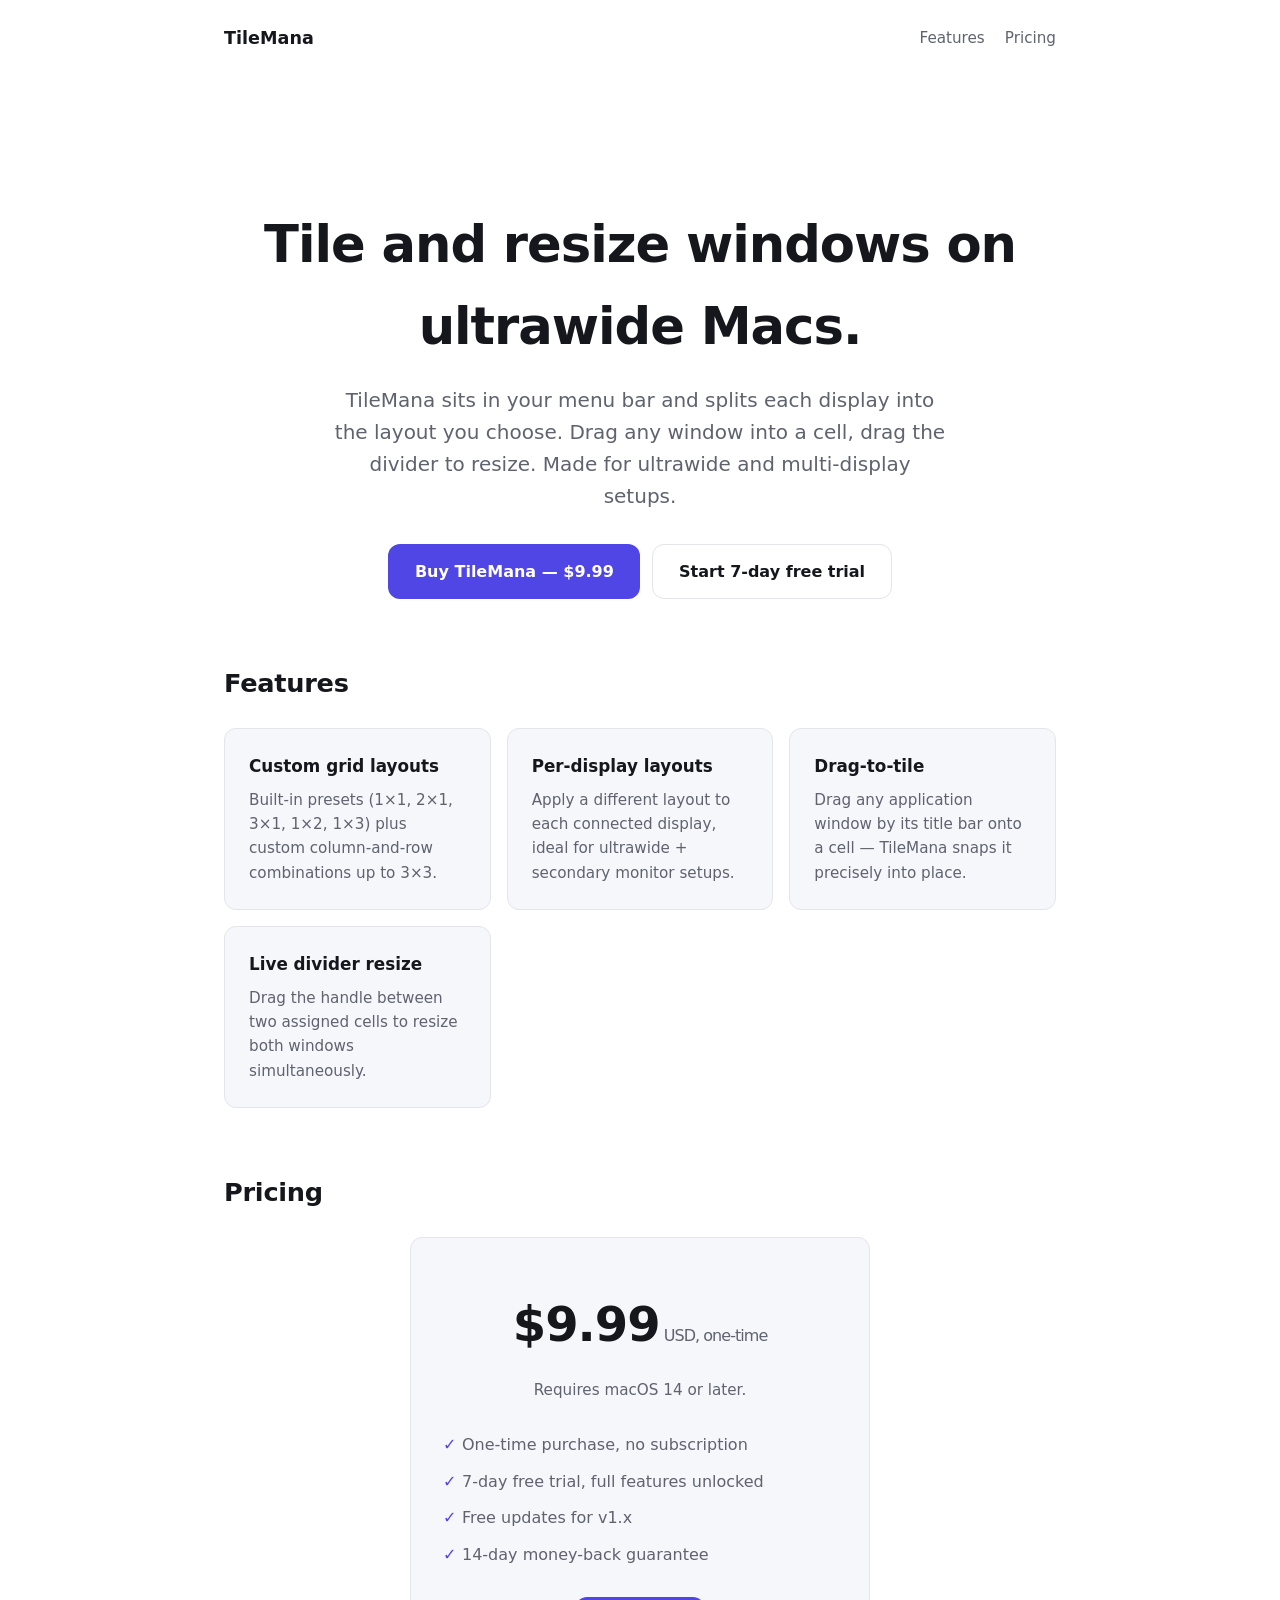
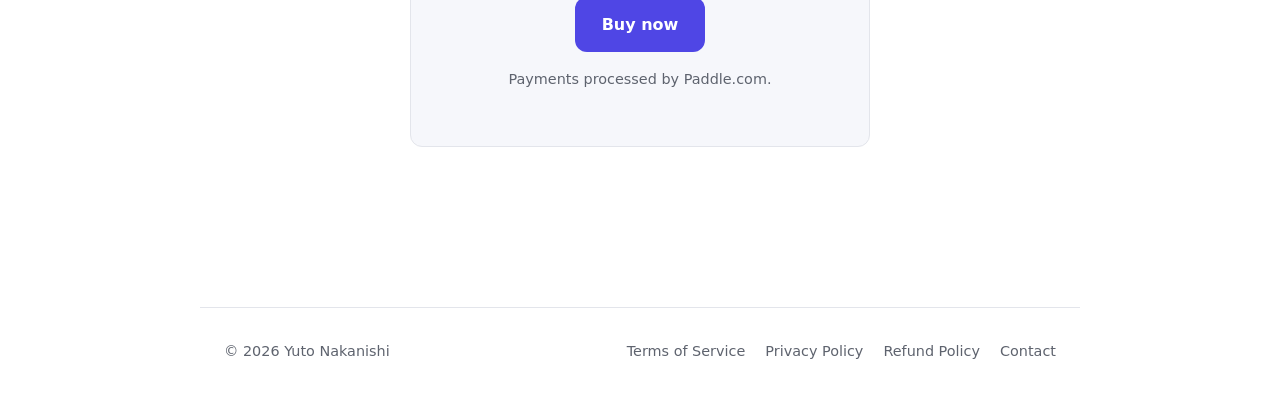
<file: index.html>
<!DOCTYPE html>
<html lang="en">
<head>
    <meta charset="UTF-8">
    <meta name="viewport" content="width=device-width, initial-scale=1.0">
    <title>TileMana — Window tiling for ultrawide Macs</title>
    <meta name="description" content="A macOS menu bar utility that tiles and resizes application windows on ultrawide and multi-display setups. $9.99 one-time, 7-day free trial.">
    <link rel="stylesheet" href="./style.css">
</head>
<body>
    <header class="site">
        <a href="./" class="brand">TileMana</a>
        <nav>
            <a href="#features">Features</a>
            <a href="#pricing">Pricing</a>
        </nav>
    </header>

    <main>
        <section class="hero">
            <h1>Tile and resize windows on ultrawide Macs.</h1>
            <p class="tagline">
                TileMana sits in your menu bar and splits each display into the layout you choose.
                Drag any window into a cell, drag the divider to resize. Made for ultrawide and multi-display setups.
            </p>
            <div class="cta-row">
                <a class="button primary" href="#pricing" data-paddle-buy>Buy TileMana — $9.99</a>
                <a class="button secondary" href="#pricing">Start 7-day free trial</a>
            </div>
        </section>

        <section id="features">
            <h2>Features</h2>
            <div class="features">
                <div class="feature">
                    <h3>Custom grid layouts</h3>
                    <p>Built-in presets (1×1, 2×1, 3×1, 1×2, 1×3) plus custom column-and-row combinations up to 3×3.</p>
                </div>
                <div class="feature">
                    <h3>Per-display layouts</h3>
                    <p>Apply a different layout to each connected display, ideal for ultrawide + secondary monitor setups.</p>
                </div>
                <div class="feature">
                    <h3>Drag-to-tile</h3>
                    <p>Drag any application window by its title bar onto a cell — TileMana snaps it precisely into place.</p>
                </div>
                <div class="feature">
                    <h3>Live divider resize</h3>
                    <p>Drag the handle between two assigned cells to resize both windows simultaneously.</p>
                </div>
            </div>
        </section>

        <section id="pricing">
            <h2>Pricing</h2>
            <div class="pricing">
                <div class="price">$9.99<small>USD, one-time</small></div>
                <p class="requirements">Requires macOS 14 or later.</p>
                <ul>
                    <li>One-time purchase, no subscription</li>
                    <li>7-day free trial, full features unlocked</li>
                    <li>Free updates for v1.x</li>
                    <li>14-day money-back guarantee</li>
                </ul>
                <a class="button primary" href="#" id="buy-button" data-paddle-buy>Buy now</a>
                <p style="margin-top: 1rem; font-size: 0.9rem; color: var(--fg-muted);">
                    Payments processed by Paddle.com.
                </p>
            </div>
        </section>
    </main>

    <footer class="site">
        <div>© 2026 Yuto Nakanishi</div>
        <nav>
            <a href="./terms.html">Terms of Service</a>
            <a href="./privacy.html">Privacy Policy</a>
            <a href="./refund.html">Refund Policy</a>
            <a href="mailto:yuto0235work@gmail.com">Contact</a>
        </nav>
    </footer>

    <!-- Paddle Billing v2 — see https://developer.paddle.com/paddlejs/overview -->
    <script src="https://cdn.paddle.com/paddle/v2/paddle.js"></script>
    <script>
        // ⚠️ When switching from Sandbox to Live:
        //    1. Change PADDLE_ENVIRONMENT to "production"
        //    2. Swap PADDLE_CLIENT_TOKEN for the Live client-side token
        //    3. Swap PADDLE_PRICE_ID for the Live price ID
        const PADDLE_ENVIRONMENT = "sandbox";
        const PADDLE_CLIENT_TOKEN = "test_ebbf172563b0dac2ccec3b41031";
        const PADDLE_PRICE_ID = "pri_01krq1jjs8jy8vnd9hxnq38p2j";

        if (PADDLE_ENVIRONMENT === "sandbox") {
            Paddle.Environment.set("sandbox");
        }
        Paddle.Initialize({ token: PADDLE_CLIENT_TOKEN });

        document.querySelectorAll("[data-paddle-buy]").forEach((el) => {
            el.addEventListener("click", (event) => {
                event.preventDefault();
                Paddle.Checkout.open({
                    items: [{ priceId: PADDLE_PRICE_ID, quantity: 1 }]
                });
            });
        });
    </script>
</body>
</html>
</file>
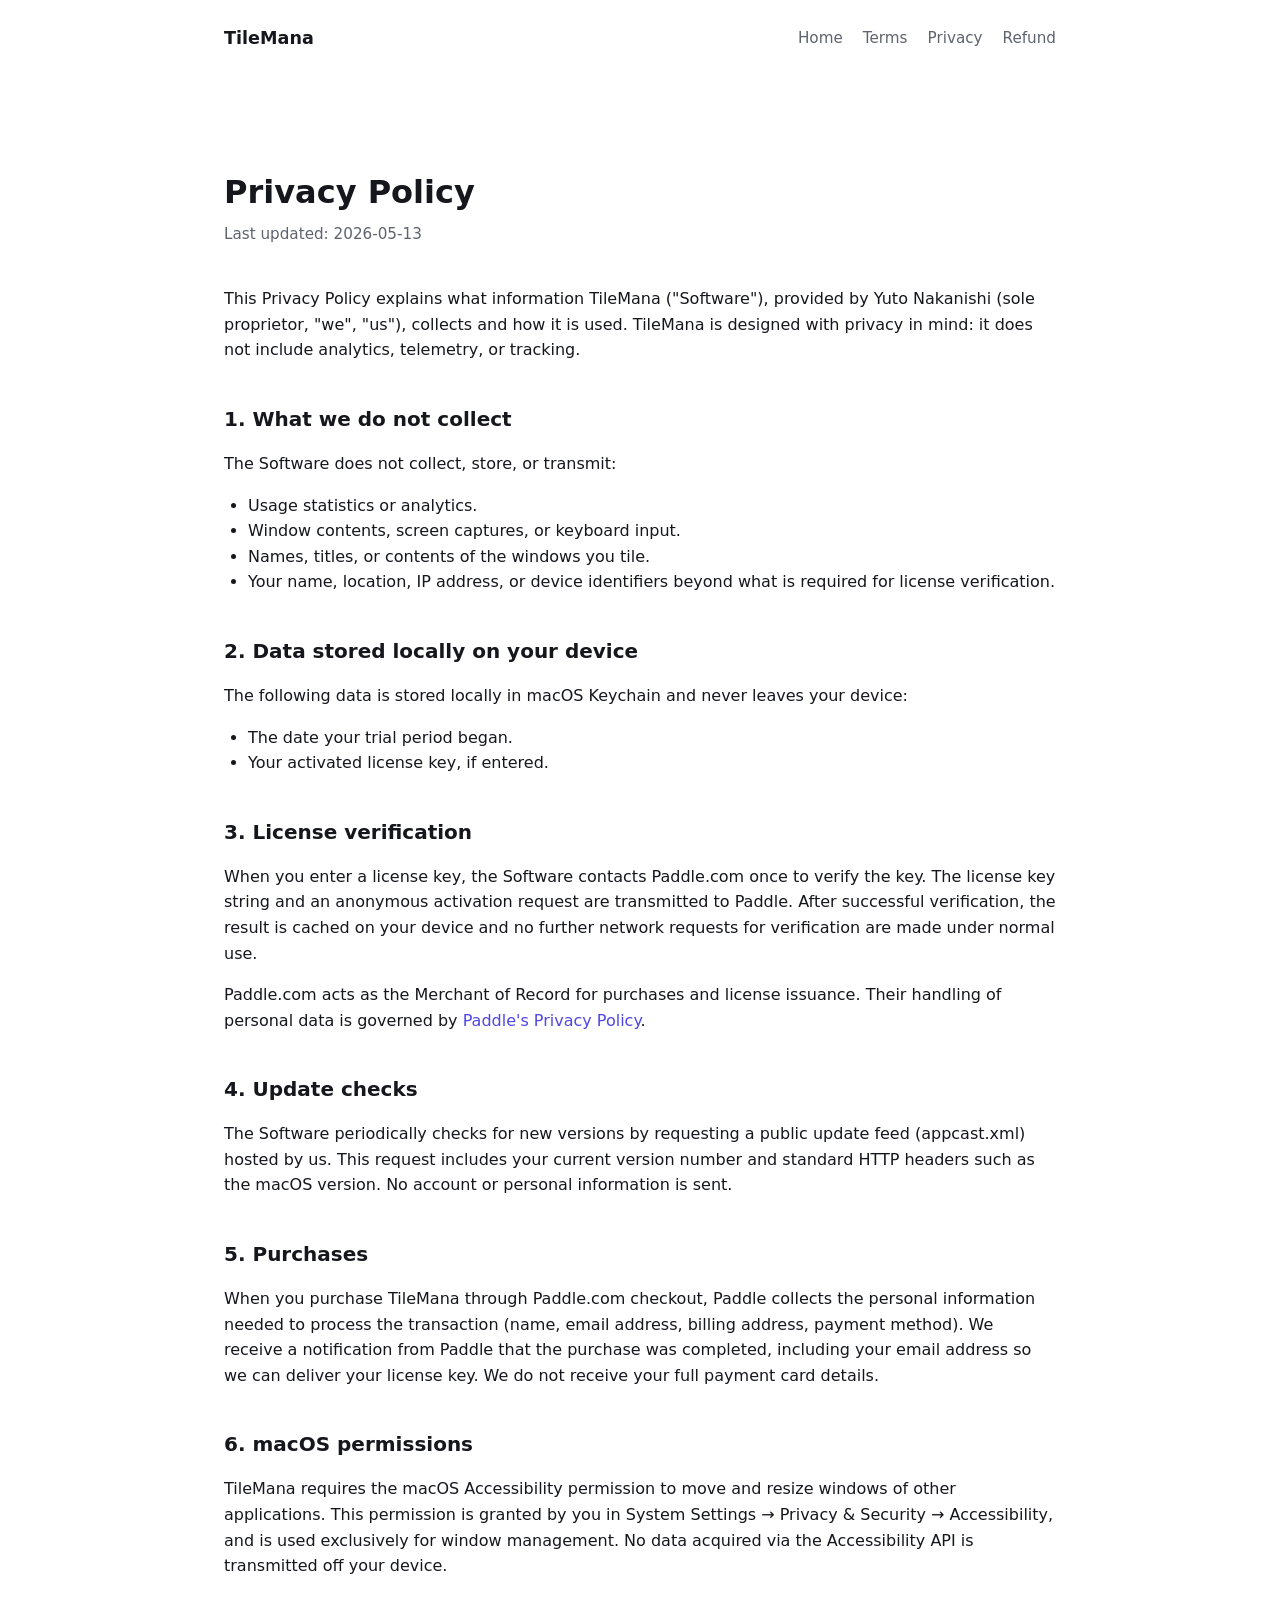
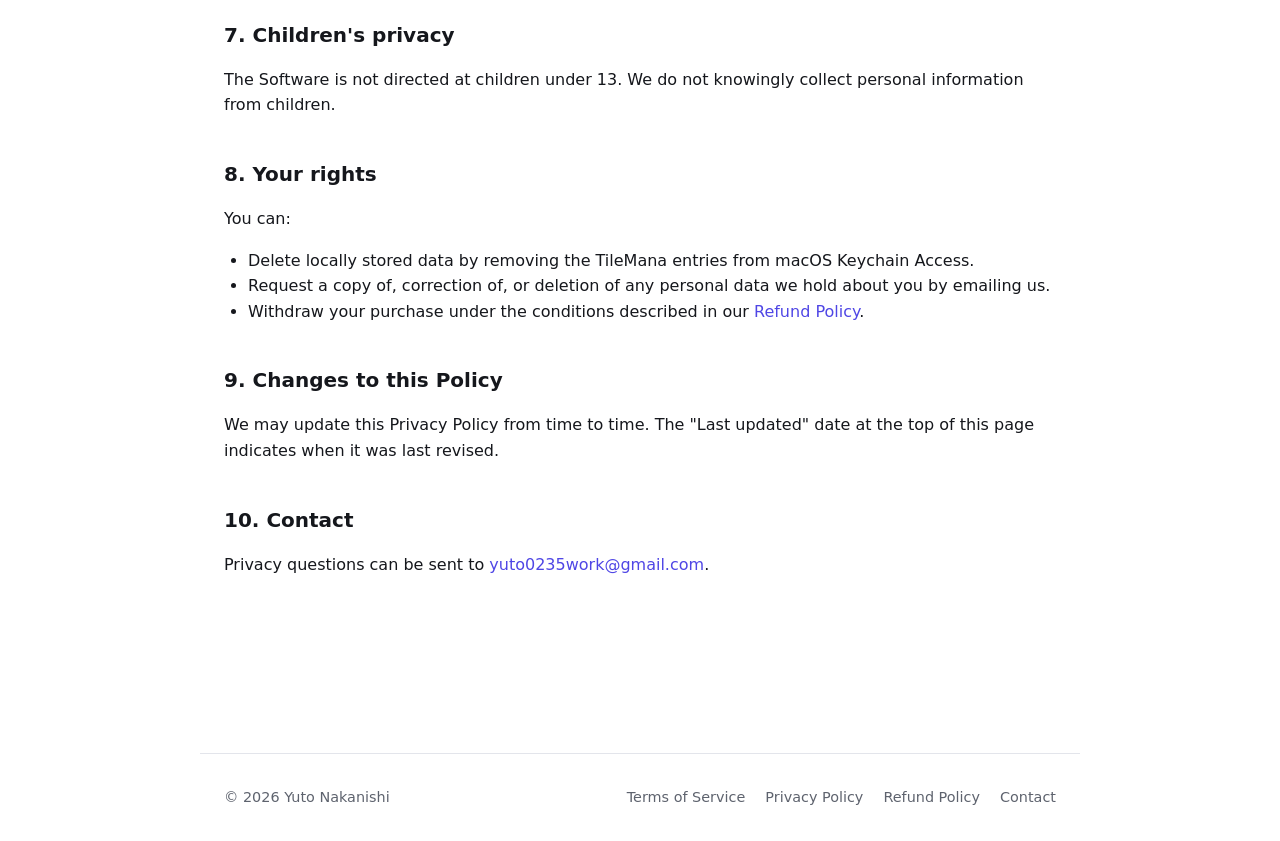
<file: privacy.html>
<!DOCTYPE html>
<html lang="en">
<head>
    <meta charset="UTF-8">
    <meta name="viewport" content="width=device-width, initial-scale=1.0">
    <title>Privacy Policy — TileMana</title>
    <link rel="stylesheet" href="./style.css">
</head>
<body>
    <header class="site">
        <a href="./" class="brand">TileMana</a>
        <nav>
            <a href="./">Home</a>
            <a href="./terms.html">Terms</a>
            <a href="./privacy.html">Privacy</a>
            <a href="./refund.html">Refund</a>
        </nav>
    </header>

    <main>
        <article class="legal">
            <h1>Privacy Policy</h1>
            <p class="updated">Last updated: 2026-05-13</p>

            <p>
                This Privacy Policy explains what information TileMana ("Software"), provided by
                Yuto Nakanishi (sole proprietor, "we", "us"), collects and how it is used.
                TileMana is designed with privacy in mind: it does not include analytics, telemetry, or tracking.
            </p>

            <h2>1. What we do not collect</h2>
            <p>The Software does not collect, store, or transmit:</p>
            <ul>
                <li>Usage statistics or analytics.</li>
                <li>Window contents, screen captures, or keyboard input.</li>
                <li>Names, titles, or contents of the windows you tile.</li>
                <li>Your name, location, IP address, or device identifiers beyond what is required for license verification.</li>
            </ul>

            <h2>2. Data stored locally on your device</h2>
            <p>The following data is stored locally in macOS Keychain and never leaves your device:</p>
            <ul>
                <li>The date your trial period began.</li>
                <li>Your activated license key, if entered.</li>
            </ul>

            <h2>3. License verification</h2>
            <p>
                When you enter a license key, the Software contacts Paddle.com once to verify the key.
                The license key string and an anonymous activation request are transmitted to Paddle.
                After successful verification, the result is cached on your device and no further network
                requests for verification are made under normal use.
            </p>
            <p>
                Paddle.com acts as the Merchant of Record for purchases and license issuance. Their handling
                of personal data is governed by <a href="https://www.paddle.com/legal/privacy" target="_blank" rel="noopener">Paddle's Privacy Policy</a>.
            </p>

            <h2>4. Update checks</h2>
            <p>
                The Software periodically checks for new versions by requesting a public update feed
                (appcast.xml) hosted by us. This request includes your current version number and
                standard HTTP headers such as the macOS version. No account or personal information
                is sent.
            </p>

            <h2>5. Purchases</h2>
            <p>
                When you purchase TileMana through Paddle.com checkout, Paddle collects the personal
                information needed to process the transaction (name, email address, billing address,
                payment method). We receive a notification from Paddle that the purchase was completed,
                including your email address so we can deliver your license key. We do not receive your
                full payment card details.
            </p>

            <h2>6. macOS permissions</h2>
            <p>
                TileMana requires the macOS Accessibility permission to move and resize windows of other
                applications. This permission is granted by you in System Settings &rarr; Privacy &amp; Security
                &rarr; Accessibility, and is used exclusively for window management. No data acquired via the
                Accessibility API is transmitted off your device.
            </p>

            <h2>7. Children's privacy</h2>
            <p>
                The Software is not directed at children under 13. We do not knowingly collect personal
                information from children.
            </p>

            <h2>8. Your rights</h2>
            <p>
                You can:
            </p>
            <ul>
                <li>Delete locally stored data by removing the TileMana entries from macOS Keychain Access.</li>
                <li>Request a copy of, correction of, or deletion of any personal data we hold about you by emailing us.</li>
                <li>Withdraw your purchase under the conditions described in our <a href="./refund.html">Refund Policy</a>.</li>
            </ul>

            <h2>9. Changes to this Policy</h2>
            <p>
                We may update this Privacy Policy from time to time. The "Last updated" date at the top of
                this page indicates when it was last revised.
            </p>

            <h2>10. Contact</h2>
            <p>
                Privacy questions can be sent to
                <a href="mailto:yuto0235work@gmail.com">yuto0235work@gmail.com</a>.
            </p>
        </article>
    </main>

    <footer class="site">
        <div>© 2026 Yuto Nakanishi</div>
        <nav>
            <a href="./terms.html">Terms of Service</a>
            <a href="./privacy.html">Privacy Policy</a>
            <a href="./refund.html">Refund Policy</a>
            <a href="mailto:yuto0235work@gmail.com">Contact</a>
        </nav>
    </footer>
</body>
</html>
</file>
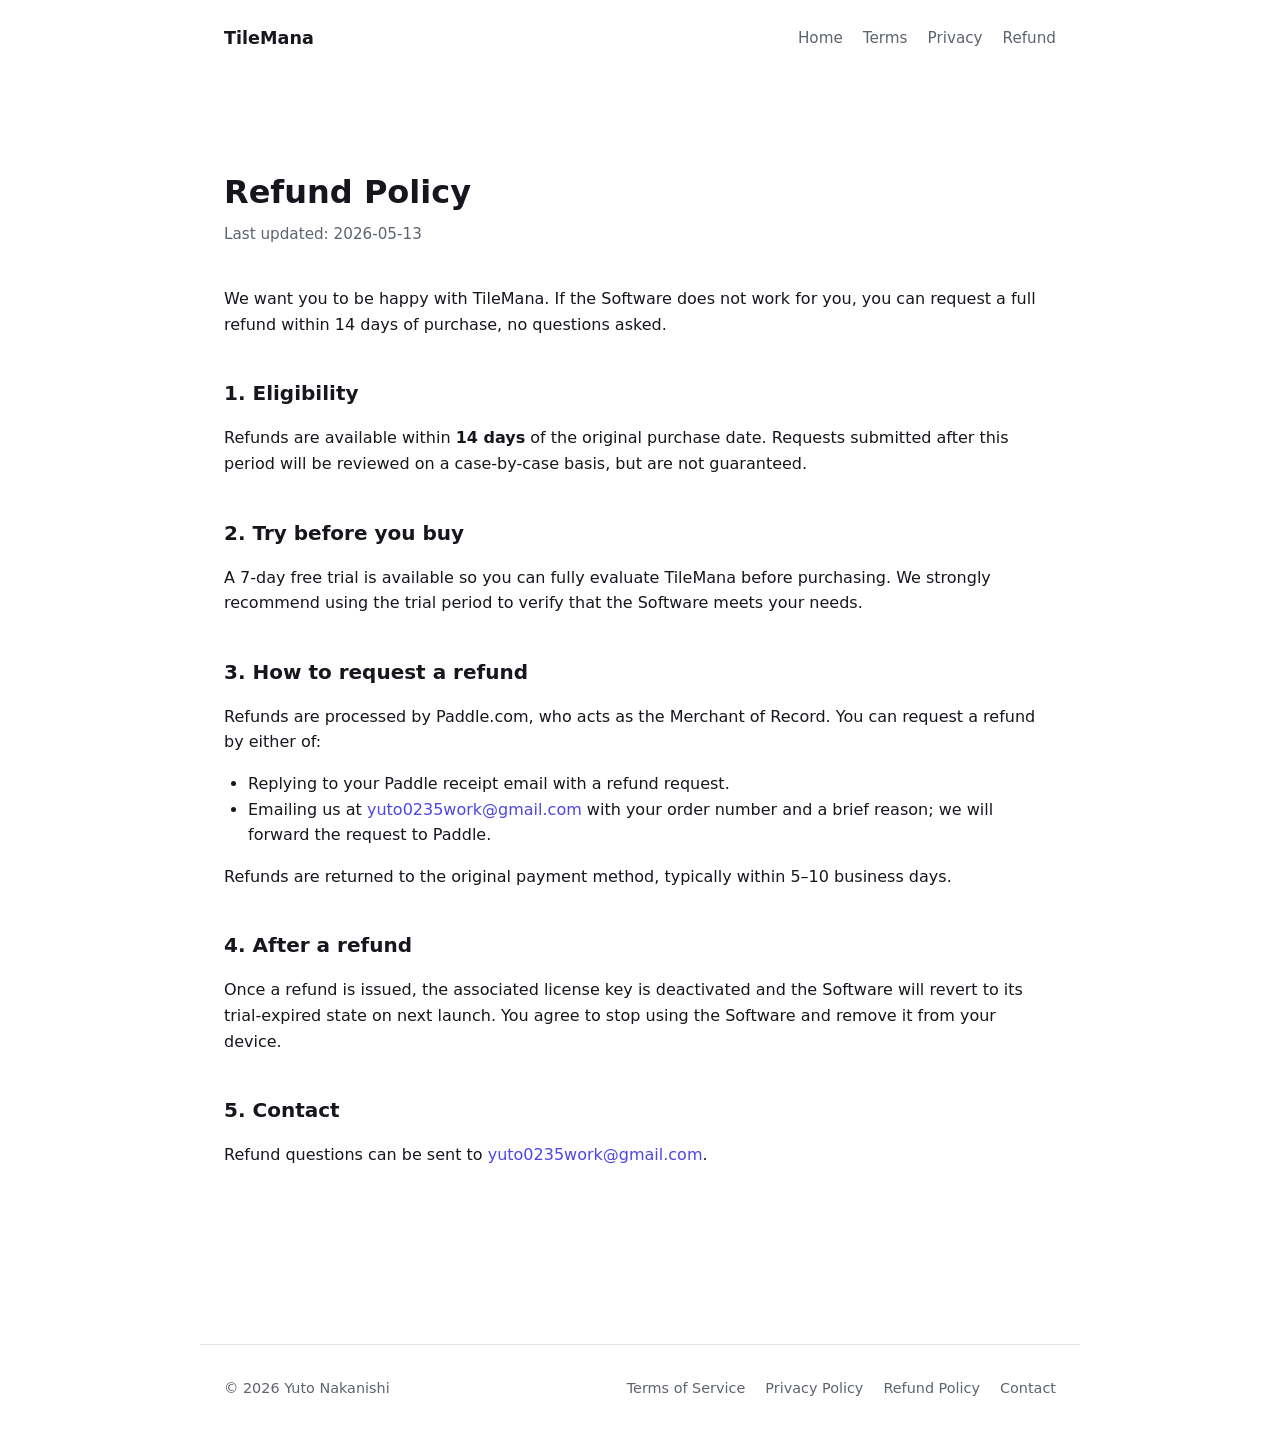
<file: refund.html>
<!DOCTYPE html>
<html lang="en">
<head>
    <meta charset="UTF-8">
    <meta name="viewport" content="width=device-width, initial-scale=1.0">
    <title>Refund Policy — TileMana</title>
    <link rel="stylesheet" href="./style.css">
</head>
<body>
    <header class="site">
        <a href="./" class="brand">TileMana</a>
        <nav>
            <a href="./">Home</a>
            <a href="./terms.html">Terms</a>
            <a href="./privacy.html">Privacy</a>
            <a href="./refund.html">Refund</a>
        </nav>
    </header>

    <main>
        <article class="legal">
            <h1>Refund Policy</h1>
            <p class="updated">Last updated: 2026-05-13</p>

            <p>
                We want you to be happy with TileMana. If the Software does not work for you, you can request
                a full refund within 14 days of purchase, no questions asked.
            </p>

            <h2>1. Eligibility</h2>
            <p>
                Refunds are available within <strong>14 days</strong> of the original purchase date.
                Requests submitted after this period will be reviewed on a case-by-case basis, but
                are not guaranteed.
            </p>

            <h2>2. Try before you buy</h2>
            <p>
                A 7-day free trial is available so you can fully evaluate TileMana before purchasing.
                We strongly recommend using the trial period to verify that the Software meets your needs.
            </p>

            <h2>3. How to request a refund</h2>
            <p>
                Refunds are processed by Paddle.com, who acts as the Merchant of Record. You can request a
                refund by either of:
            </p>
            <ul>
                <li>Replying to your Paddle receipt email with a refund request.</li>
                <li>Emailing us at <a href="mailto:yuto0235work@gmail.com">yuto0235work@gmail.com</a> with your order number and a brief reason; we will forward the request to Paddle.</li>
            </ul>
            <p>
                Refunds are returned to the original payment method, typically within 5–10 business days.
            </p>

            <h2>4. After a refund</h2>
            <p>
                Once a refund is issued, the associated license key is deactivated and the Software will
                revert to its trial-expired state on next launch. You agree to stop using the Software and
                remove it from your device.
            </p>

            <h2>5. Contact</h2>
            <p>
                Refund questions can be sent to
                <a href="mailto:yuto0235work@gmail.com">yuto0235work@gmail.com</a>.
            </p>
        </article>
    </main>

    <footer class="site">
        <div>© 2026 Yuto Nakanishi</div>
        <nav>
            <a href="./terms.html">Terms of Service</a>
            <a href="./privacy.html">Privacy Policy</a>
            <a href="./refund.html">Refund Policy</a>
            <a href="mailto:yuto0235work@gmail.com">Contact</a>
        </nav>
    </footer>
</body>
</html>
</file>
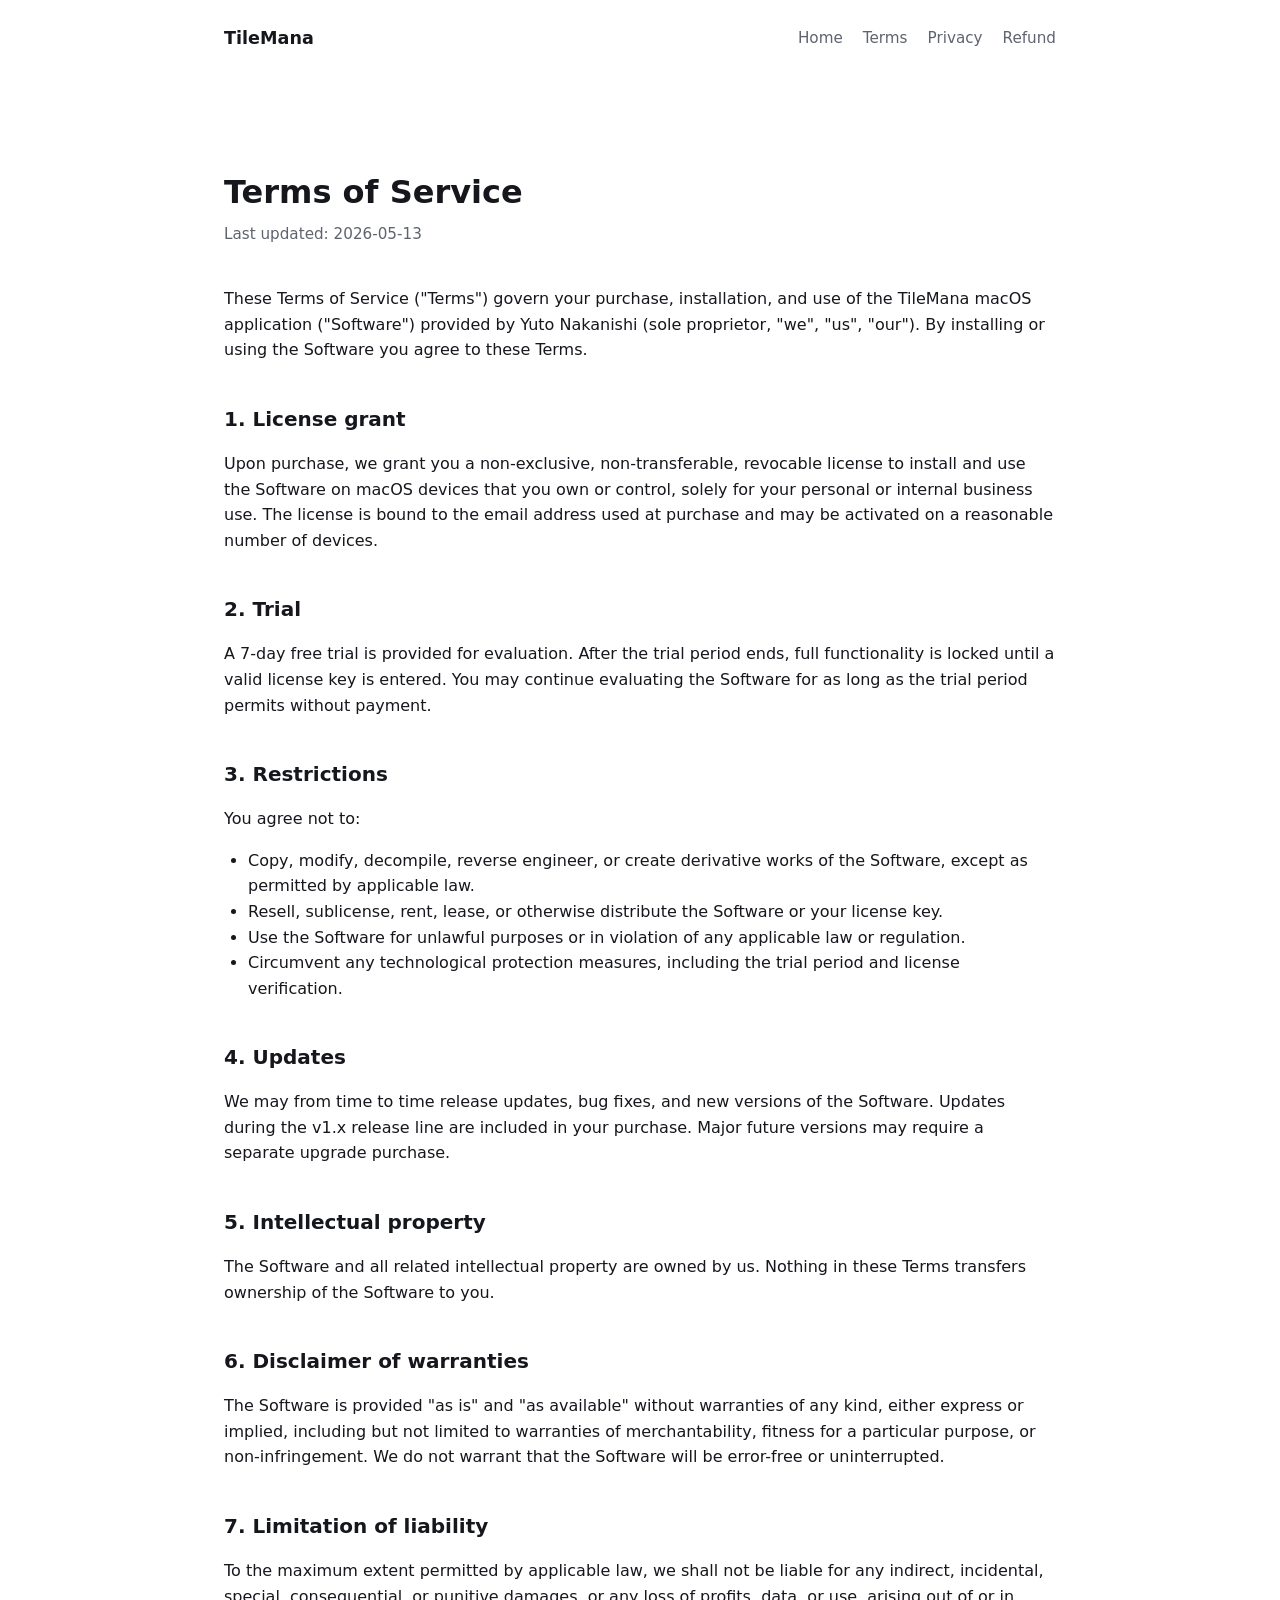
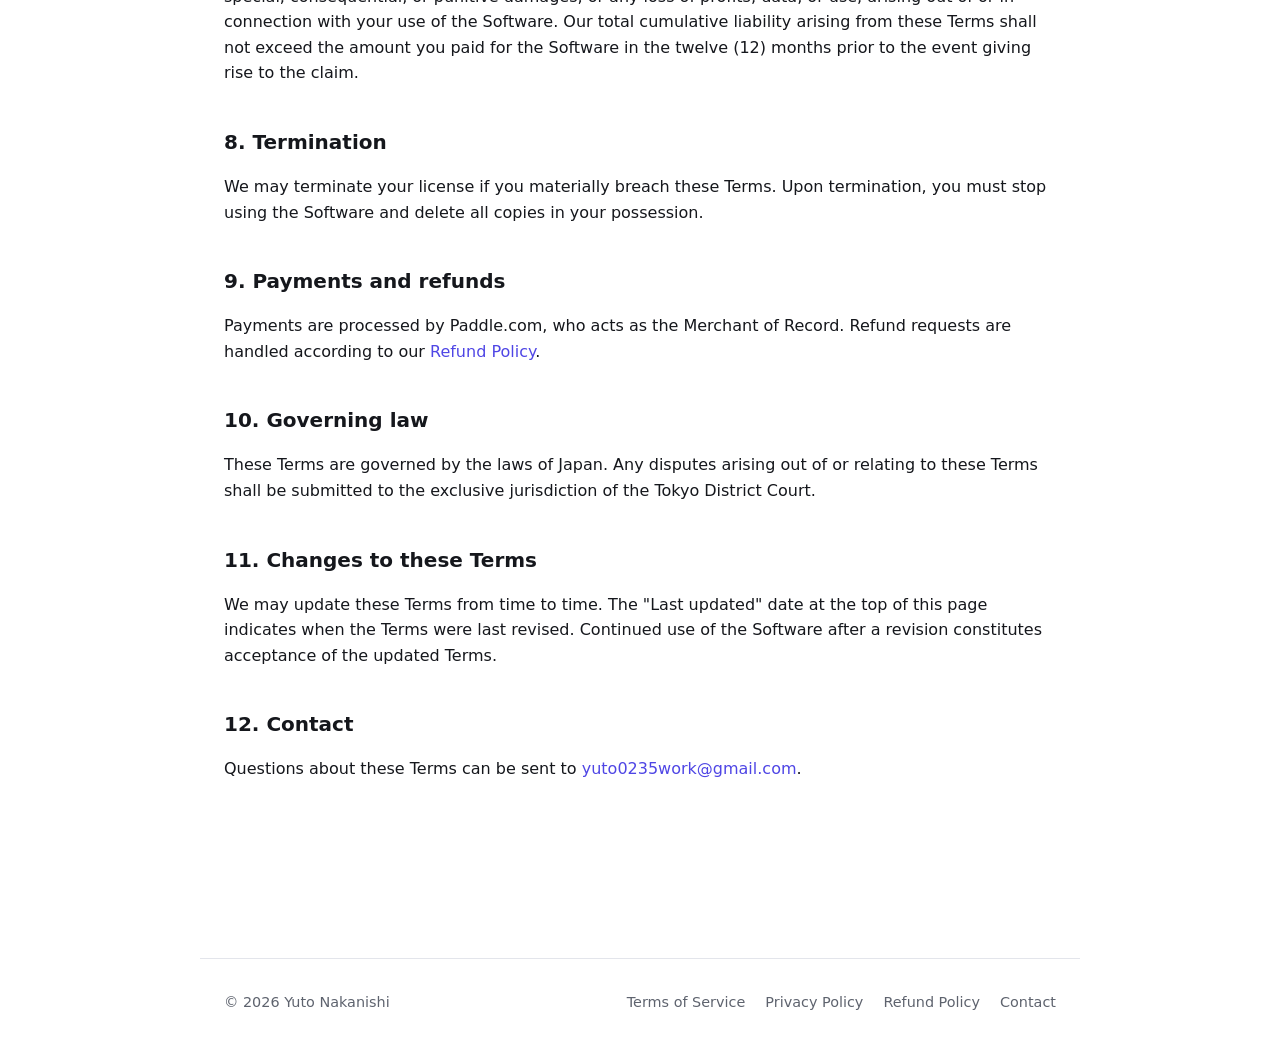
<file: terms.html>
<!DOCTYPE html>
<html lang="en">
<head>
    <meta charset="UTF-8">
    <meta name="viewport" content="width=device-width, initial-scale=1.0">
    <title>Terms of Service — TileMana</title>
    <link rel="stylesheet" href="./style.css">
</head>
<body>
    <header class="site">
        <a href="./" class="brand">TileMana</a>
        <nav>
            <a href="./">Home</a>
            <a href="./terms.html">Terms</a>
            <a href="./privacy.html">Privacy</a>
            <a href="./refund.html">Refund</a>
        </nav>
    </header>

    <main>
        <article class="legal">
            <h1>Terms of Service</h1>
            <p class="updated">Last updated: 2026-05-13</p>

            <p>
                These Terms of Service ("Terms") govern your purchase, installation, and use of the TileMana
                macOS application ("Software") provided by Yuto Nakanishi (sole proprietor, "we", "us", "our").
                By installing or using the Software you agree to these Terms.
            </p>

            <h2>1. License grant</h2>
            <p>
                Upon purchase, we grant you a non-exclusive, non-transferable, revocable license to install
                and use the Software on macOS devices that you own or control, solely for your personal or
                internal business use. The license is bound to the email address used at purchase and may be
                activated on a reasonable number of devices.
            </p>

            <h2>2. Trial</h2>
            <p>
                A 7-day free trial is provided for evaluation. After the trial period ends, full functionality
                is locked until a valid license key is entered. You may continue evaluating the Software for
                as long as the trial period permits without payment.
            </p>

            <h2>3. Restrictions</h2>
            <p>You agree not to:</p>
            <ul>
                <li>Copy, modify, decompile, reverse engineer, or create derivative works of the Software, except as permitted by applicable law.</li>
                <li>Resell, sublicense, rent, lease, or otherwise distribute the Software or your license key.</li>
                <li>Use the Software for unlawful purposes or in violation of any applicable law or regulation.</li>
                <li>Circumvent any technological protection measures, including the trial period and license verification.</li>
            </ul>

            <h2>4. Updates</h2>
            <p>
                We may from time to time release updates, bug fixes, and new versions of the Software. Updates
                during the v1.x release line are included in your purchase. Major future versions may require
                a separate upgrade purchase.
            </p>

            <h2>5. Intellectual property</h2>
            <p>
                The Software and all related intellectual property are owned by us. Nothing in these Terms
                transfers ownership of the Software to you.
            </p>

            <h2>6. Disclaimer of warranties</h2>
            <p>
                The Software is provided "as is" and "as available" without warranties of any kind, either
                express or implied, including but not limited to warranties of merchantability, fitness for a
                particular purpose, or non-infringement. We do not warrant that the Software will be error-free
                or uninterrupted.
            </p>

            <h2>7. Limitation of liability</h2>
            <p>
                To the maximum extent permitted by applicable law, we shall not be liable for any indirect,
                incidental, special, consequential, or punitive damages, or any loss of profits, data, or use,
                arising out of or in connection with your use of the Software. Our total cumulative liability
                arising from these Terms shall not exceed the amount you paid for the Software in the twelve
                (12) months prior to the event giving rise to the claim.
            </p>

            <h2>8. Termination</h2>
            <p>
                We may terminate your license if you materially breach these Terms. Upon termination, you
                must stop using the Software and delete all copies in your possession.
            </p>

            <h2>9. Payments and refunds</h2>
            <p>
                Payments are processed by Paddle.com, who acts as the Merchant of Record. Refund requests are
                handled according to our <a href="./refund.html">Refund Policy</a>.
            </p>

            <h2>10. Governing law</h2>
            <p>
                These Terms are governed by the laws of Japan. Any disputes arising out of or relating to these
                Terms shall be submitted to the exclusive jurisdiction of the Tokyo District Court.
            </p>

            <h2>11. Changes to these Terms</h2>
            <p>
                We may update these Terms from time to time. The "Last updated" date at the top of this page
                indicates when the Terms were last revised. Continued use of the Software after a revision
                constitutes acceptance of the updated Terms.
            </p>

            <h2>12. Contact</h2>
            <p>
                Questions about these Terms can be sent to
                <a href="mailto:yuto0235work@gmail.com">yuto0235work@gmail.com</a>.
            </p>
        </article>
    </main>

    <footer class="site">
        <div>© 2026 Yuto Nakanishi</div>
        <nav>
            <a href="./terms.html">Terms of Service</a>
            <a href="./privacy.html">Privacy Policy</a>
            <a href="./refund.html">Refund Policy</a>
            <a href="mailto:yuto0235work@gmail.com">Contact</a>
        </nav>
    </footer>
</body>
</html>
</file>
<file: style.css>
:root {
    color-scheme: light dark;
    --bg: #ffffff;
    --bg-elevated: #f6f7fb;
    --fg: #15171c;
    --fg-muted: #5e636e;
    --accent: #4f46e5;
    --accent-fg: #ffffff;
    --border: #e3e5eb;
    --radius: 12px;
    --max-width: 880px;
}

@media (prefers-color-scheme: dark) {
    :root {
        --bg: #0e1014;
        --bg-elevated: #1a1c22;
        --fg: #f1f2f5;
        --fg-muted: #9ca0ad;
        --accent: #818cf8;
        --accent-fg: #0e1014;
        --border: #2a2d36;
    }
}

* {
    box-sizing: border-box;
}

html, body {
    margin: 0;
    padding: 0;
    background: var(--bg);
    color: var(--fg);
    font-family: -apple-system, BlinkMacSystemFont, "SF Pro Text", "Helvetica Neue", system-ui, sans-serif;
    font-size: 16px;
    line-height: 1.6;
    -webkit-font-smoothing: antialiased;
}

a {
    color: var(--accent);
    text-decoration: none;
}

a:hover {
    text-decoration: underline;
}

main {
    max-width: var(--max-width);
    margin: 0 auto;
    padding: 4rem 1.5rem 6rem;
}

header.site {
    max-width: var(--max-width);
    margin: 0 auto;
    padding: 1.5rem;
    display: flex;
    justify-content: space-between;
    align-items: center;
}

header.site .brand {
    font-weight: 700;
    font-size: 1.1rem;
    color: var(--fg);
}

header.site nav {
    display: flex;
    gap: 1.25rem;
    font-size: 0.95rem;
}

header.site nav a {
    color: var(--fg-muted);
}

header.site nav a:hover {
    color: var(--accent);
    text-decoration: none;
}

.hero {
    text-align: center;
    margin-bottom: 4rem;
}

.hero h1 {
    font-size: clamp(2.2rem, 5vw, 3.2rem);
    margin: 0 0 1rem;
    letter-spacing: -0.02em;
}

.hero .tagline {
    font-size: clamp(1.05rem, 2vw, 1.25rem);
    color: var(--fg-muted);
    max-width: 620px;
    margin: 0 auto 2rem;
}

.cta-row {
    display: flex;
    gap: 0.75rem;
    justify-content: center;
    flex-wrap: wrap;
}

.button {
    display: inline-block;
    padding: 0.85rem 1.6rem;
    border-radius: var(--radius);
    font-weight: 600;
    font-size: 1rem;
    border: 1px solid transparent;
    cursor: pointer;
}

.button.primary {
    background: var(--accent);
    color: var(--accent-fg);
}

.button.primary:hover {
    text-decoration: none;
    opacity: 0.92;
}

.button.secondary {
    background: transparent;
    color: var(--fg);
    border-color: var(--border);
}

.button.secondary:hover {
    text-decoration: none;
    border-color: var(--fg-muted);
}

section {
    margin-top: 4rem;
}

section h2 {
    font-size: 1.6rem;
    letter-spacing: -0.01em;
    margin: 0 0 1.5rem;
}

.features {
    display: grid;
    grid-template-columns: repeat(auto-fit, minmax(250px, 1fr));
    gap: 1rem;
}

.feature {
    padding: 1.5rem;
    background: var(--bg-elevated);
    border-radius: var(--radius);
    border: 1px solid var(--border);
}

.feature h3 {
    margin: 0 0 0.5rem;
    font-size: 1.05rem;
}

.feature p {
    margin: 0;
    font-size: 0.95rem;
    color: var(--fg-muted);
}

.pricing {
    text-align: center;
    background: var(--bg-elevated);
    border: 1px solid var(--border);
    border-radius: var(--radius);
    padding: 2.5rem 2rem;
    max-width: 460px;
    margin: 0 auto;
}

.price {
    font-size: 3rem;
    font-weight: 700;
    margin: 0.5rem 0 0.25rem;
    letter-spacing: -0.02em;
}

.price small {
    font-size: 1rem;
    color: var(--fg-muted);
    font-weight: 400;
    margin-left: 0.25rem;
}

.pricing ul {
    text-align: left;
    list-style: none;
    padding: 0;
    margin: 1.5rem 0;
    color: var(--fg-muted);
}

.pricing ul li {
    padding: 0.35rem 0;
}

.pricing ul li::before {
    content: "✓  ";
    color: var(--accent);
    font-weight: 600;
}

.requirements {
    color: var(--fg-muted);
    font-size: 0.95rem;
}

footer.site {
    border-top: 1px solid var(--border);
    margin-top: 4rem;
    padding: 2rem 1.5rem;
    max-width: var(--max-width);
    margin-left: auto;
    margin-right: auto;
    display: flex;
    flex-wrap: wrap;
    gap: 1.25rem;
    justify-content: space-between;
    font-size: 0.9rem;
    color: var(--fg-muted);
}

footer.site nav {
    display: flex;
    gap: 1.25rem;
    flex-wrap: wrap;
}

footer.site nav a {
    color: var(--fg-muted);
}

footer.site nav a:hover {
    color: var(--accent);
}

article.legal h1 {
    font-size: 2rem;
    margin-bottom: 0.25rem;
}

article.legal .updated {
    color: var(--fg-muted);
    font-size: 0.95rem;
    margin: 0 0 2.5rem;
}

article.legal h2 {
    font-size: 1.25rem;
    margin: 2.5rem 0 0.75rem;
}

article.legal p,
article.legal li {
    color: var(--fg);
    font-size: 1rem;
}

article.legal ul {
    padding-left: 1.5rem;
}
</file>
